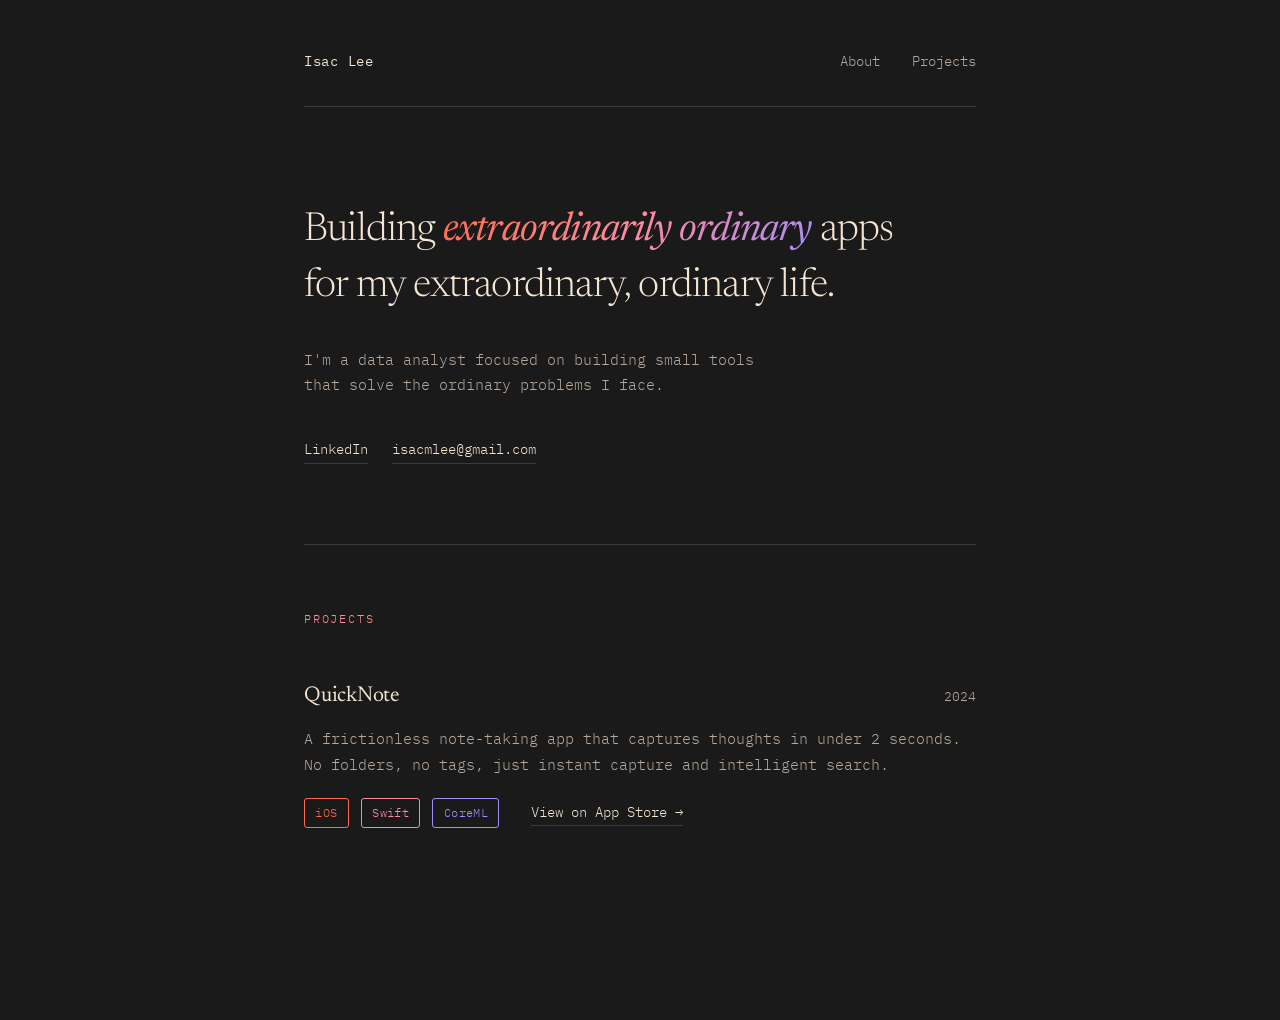
<file: index.html>
<!DOCTYPE html>
<html lang="en">

<head>
    <meta charset="UTF-8">
    <meta name="viewport" content="width=device-width, initial-scale=1.0">
    <title>Isac Lee</title>
    <link rel="icon" type="image/svg+xml" href="logo.svg">
    <link rel="preconnect" href="https://fonts.googleapis.com">
    <link rel="preconnect" href="https://fonts.gstatic.com" crossorigin>
    <link
        href="https://fonts.googleapis.com/css2?family=IBM+Plex+Mono:wght@300;400;500&family=Newsreader:ital,wght@0,300;0,400;1,400&display=swap"
        rel="stylesheet">
    <style>
        * {
            margin: 0;
            padding: 0;
            box-sizing: border-box;
        }

        :root {
            --bg: #1a1a1a;
            --fg: #f5e6d3;
            --fg-muted: #b8a89a;
            --border: #3a3a3a;
            --accent-orange: #ff6b4a;
            --accent-pink: #ff8a9e;
            --accent-purple: #a78bfa;
            --accent-gold: #ffa94d;
            --hover: #242424;
        }

        body {
            font-family: 'IBM Plex Mono', monospace;
            background: var(--bg);
            color: var(--fg);
            line-height: 1.7;
            font-size: 15px;
            font-weight: 300;
        }

        .container {
            max-width: 720px;
            margin: 0 auto;
            padding: 0 1.5rem;
        }

        /* Header */
        header {
            padding: 3rem 0 2rem;
            border-bottom: 1px solid var(--border);
        }

        .header-content {
            display: flex;
            justify-content: space-between;
            align-items: baseline;
        }

        .name {
            font-size: 0.9rem;
            letter-spacing: 0.05em;
            font-weight: 400;
            text-decoration: none;
            color: var(--fg);
        }

        nav ul {
            display: flex;
            gap: 2rem;
            list-style: none;
        }

        nav a {
            color: var(--fg-muted);
            text-decoration: none;
            font-size: 0.85rem;
            transition: color 0.2s ease;
        }

        nav a:hover {
            color: var(--fg);
        }

        /* Hero */
        .hero {
            padding: 6rem 0 5rem;
            border-bottom: 1px solid var(--border);
        }

        .hero-title {
            font-family: 'Newsreader', serif;
            font-size: clamp(1.8rem, 4vw, 2.5rem);
            font-weight: 300;
            line-height: 1.4;
            max-width: 600px;
            margin-bottom: 2rem;
            letter-spacing: -0.02em;
        }

        .hero-title em {
            font-style: italic;
            font-weight: 400;
            background: linear-gradient(135deg, var(--accent-orange), var(--accent-pink), var(--accent-purple));
            -webkit-background-clip: text;
            -webkit-text-fill-color: transparent;
            background-clip: text;
        }

        .hero-intro {
            max-width: 480px;
            color: var(--fg-muted);
            margin-bottom: 2.5rem;
            font-size: 0.95rem;
        }

        .hero-links {
            display: flex;
            gap: 1.5rem;
            font-size: 0.85rem;
        }

        .hero-links a {
            color: var(--fg);
            text-decoration: none;
            padding-bottom: 2px;
            border-bottom: 1px solid var(--border);
            transition: border-color 0.2s ease;
        }

        .hero-links a:hover {
            border-color: var(--accent-orange);
            color: var(--accent-orange);
        }

        /* Projects Section */
        .projects {
            padding: 4rem 0;
        }

        .section-label {
            font-size: 0.75rem;
            letter-spacing: 0.15em;
            text-transform: uppercase;
            background: linear-gradient(90deg, var(--accent-pink), var(--accent-gold));
            -webkit-background-clip: text;
            -webkit-text-fill-color: transparent;
            background-clip: text;
            margin-bottom: 3rem;
        }

        .project {
            margin-bottom: 4rem;
            padding-bottom: 4rem;
            border-bottom: 1px solid var(--border);
            transition: border-color 0.3s ease;
        }

        .project:hover {
            border-color: rgba(255, 138, 158, 0.3);
        }

        .project:last-child {
            border-bottom: none;
        }

        .project-header {
            display: flex;
            justify-content: space-between;
            align-items: baseline;
            margin-bottom: 0.75rem;
            gap: 1.5rem;
        }

        .project-title {
            font-family: 'Newsreader', serif;
            font-size: 1.35rem;
            font-weight: 400;
            letter-spacing: -0.01em;
        }

        .project-year {
            font-size: 0.8rem;
            color: var(--fg-muted);
            white-space: nowrap;
        }

        .project-description {
            color: var(--fg-muted);
            margin-bottom: 1.25rem;
            font-size: 0.95rem;
        }

        .project-meta {
            display: flex;
            gap: 2rem;
            flex-wrap: wrap;
            align-items: center;
        }

        .project-tags {
            display: flex;
            gap: 0.75rem;
            flex-wrap: wrap;
        }

        .tag {
            font-size: 0.75rem;
            color: var(--fg);
            padding: 0.25rem 0.65rem;
            border: 1px solid;
            border-radius: 3px;
            letter-spacing: 0.03em;
        }

        .tag:nth-child(1) {
            border-color: var(--accent-orange);
            color: var(--accent-orange);
        }

        .tag:nth-child(2) {
            border-color: var(--accent-pink);
            color: var(--accent-pink);
        }

        .tag:nth-child(3) {
            border-color: var(--accent-purple);
            color: var(--accent-purple);
        }

        .tag:nth-child(4) {
            border-color: var(--accent-gold);
            color: var(--accent-gold);
        }

        .project-link {
            font-size: 0.85rem;
            color: var(--fg);
            text-decoration: none;
            border-bottom: 1px solid var(--border);
            padding-bottom: 1px;
            transition: border-color 0.2s ease;
        }

        .project-link:hover {
            border-color: var(--accent-pink);
            color: var(--accent-pink);
        }

        /* Footer */
        footer {
            padding: 3rem 0 4rem;
            border-top: 1px solid var(--border);
            margin-top: 4rem;
        }

        .footer-content {
            display: flex;
            justify-content: space-between;
            align-items: center;
            font-size: 0.85rem;
            color: var(--fg-muted);
        }

        .footer-links {
            display: flex;
            gap: 1.5rem;
        }

        .footer-links a {
            color: var(--fg-muted);
            text-decoration: none;
            transition: color 0.2s ease;
        }

        .footer-links a:hover {
            color: var(--fg);
        }

        /* Responsive */
        @media (max-width: 640px) {
            .header-content {
                flex-direction: column;
                gap: 1rem;
            }

            nav ul {
                gap: 1.5rem;
            }

            .hero {
                padding: 4rem 0 3rem;
            }

            .project-header {
                flex-direction: column;
                align-items: flex-start;
                gap: 0.5rem;
            }

            .project-meta {
                flex-direction: column;
                align-items: flex-start;
                gap: 1rem;
            }

            .footer-content {
                flex-direction: column;
                gap: 1.5rem;
                align-items: flex-start;
            }
        }

        /* Subtle animations */
        @media (prefers-reduced-motion: no-preference) {
            .project {
                opacity: 0;
                animation: fadeIn 0.6s ease-out forwards;
            }

            .project:nth-child(1) {
                animation-delay: 0.1s;
            }

            .project:nth-child(2) {
                animation-delay: 0.2s;
            }

            .project:nth-child(3) {
                animation-delay: 0.3s;
            }

            .project:nth-child(4) {
                animation-delay: 0.4s;
            }

            .project:nth-child(5) {
                animation-delay: 0.5s;
            }

            @keyframes fadeIn {
                from {
                    opacity: 0;
                    transform: translateY(10px);
                }

                to {
                    opacity: 1;
                    transform: translateY(0);
                }
            }
        }
    </style>
</head>

<body>
    <div class="container">
        <header>
            <div class="header-content">
                <a href="/" class="name">Isac Lee</a>
                <nav>
                    <ul>
                        <li><a href="#about">About</a></li>
                        <li><a href="#projects">Projects</a></li>
                    </ul>
                </nav>
            </div>
        </header>

        <section class="hero">
            <h2 class="hero-title">
                Building <em>extraordinarily ordinary</em> apps for my extraordinary, ordinary life.
            </h2>
            <p class="hero-intro">
                I'm a data analyst focused on building small tools that solve the ordinary problems I face.
            </p>
            <div class="hero-links">
                <a href="https://www.linkedin.com/in/isacmlee/" target="_blank" rel="noopener noreferrer">LinkedIn</a>
                <a href="mailto:isacmlee@gmail.com">isacmlee@gmail.com</a>
            </div>
        </section>

        <main id="projects" class="projects">
            <p class="section-label">Projects</p>

            <article class="project">
                <div class="project-header">
                    <h3 class="project-title">QuickNote</h3>
                    <span class="project-year">2024</span>
                </div>
                <p class="project-description">
                    A frictionless note-taking app that captures thoughts in under 2 seconds. No folders, no tags, just
                    instant capture and intelligent search.
                </p>
                <div class="project-meta">
                    <div class="project-tags">
                        <span class="tag">iOS</span>
                        <span class="tag">Swift</span>
                        <span class="tag">CoreML</span>
                    </div>
                    <a href="#" class="project-link" target="_blank" rel="noopener noreferrer">View on App Store →</a>
                </div>
            </article>


        </main>
    </div>
</body>

</html>
</file>
